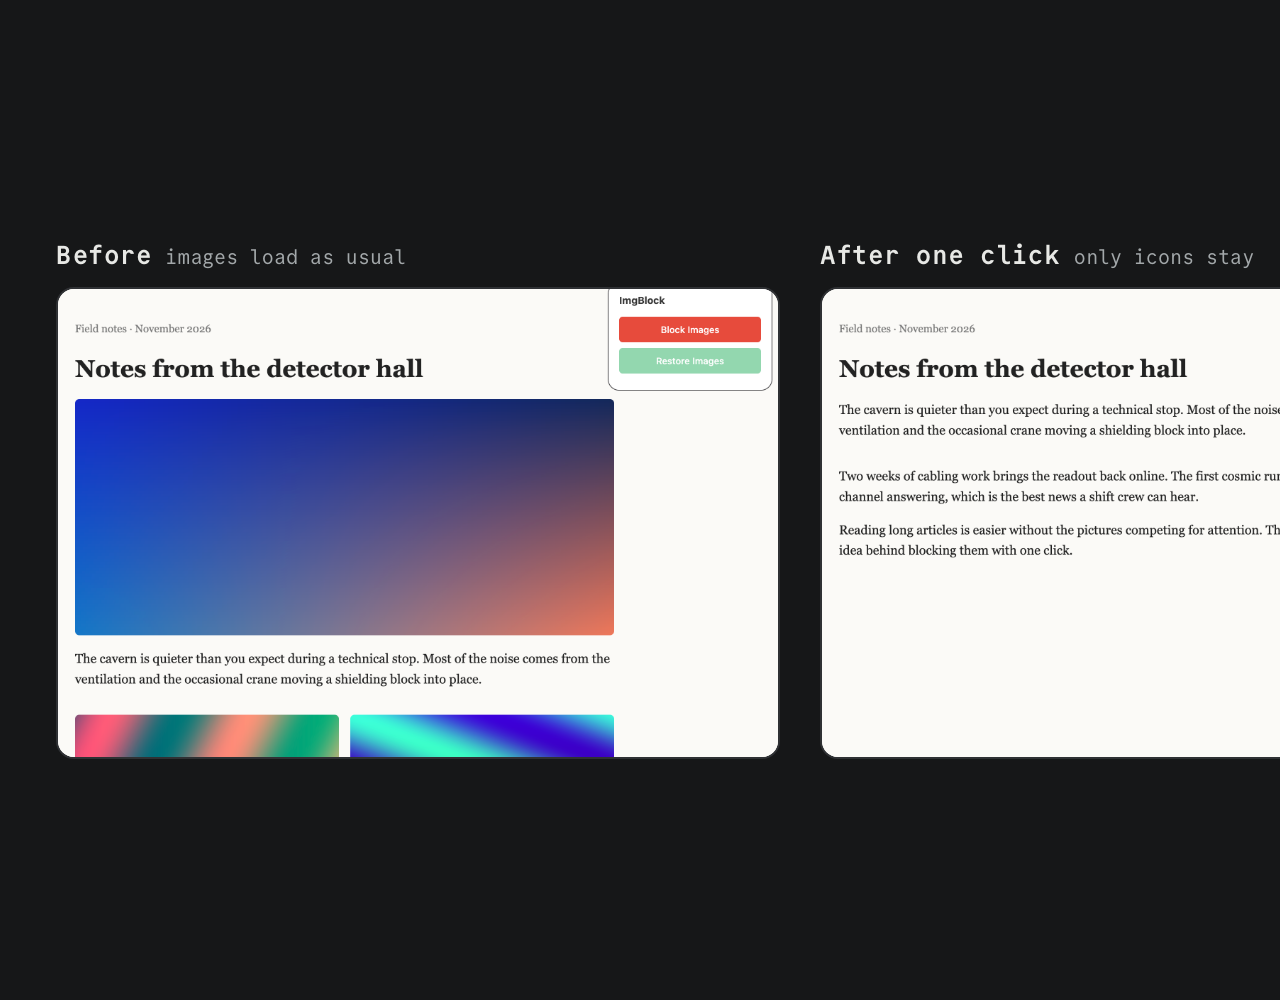
<file: assets/compose/imgblock-dark.html>
<!doctype html><html><head><meta charset="utf-8"><style>
@font-face{font-family:CM;font-weight:400;src:url(../../static/fonts/commit-mono-400-regular.woff2)}
@font-face{font-family:CM;font-weight:700;src:url(../../static/fonts/commit-mono-700-regular.woff2)}
html,body{margin:0;background:#161718;color:#e7e8e5;font-family:CM,monospace}
.wrap{width:1600px;height:1000px;box-sizing:border-box;padding:64px 56px;display:grid;grid-template-columns:1fr 1fr;gap:40px;align-content:center;align-items:start}
figure{margin:0}
figcaption{font-size:26px;margin-bottom:18px;display:flex;gap:14px;align-items:baseline}
figcaption b{font-weight:700}
figcaption span{color:#a3a8aa;font-size:20px}
.frame{aspect-ratio:2030/1318;border:2px solid #2f3134;border-radius:18px;overflow:hidden;background:#fbfaf7}
.frame img{width:100%;height:100%;object-fit:cover;object-position:center top;display:block}
</style></head><body><div class="wrap">
<figure><figcaption><b>Before</b><span>images load as usual</span></figcaption><div class="frame"><img src="imgblock-before.png"></div></figure>
<figure><figcaption><b>After one click</b><span>only icons stay</span></figcaption><div class="frame"><img src="imgblock-after.png"></div></figure>
</div></body></html>
</file>
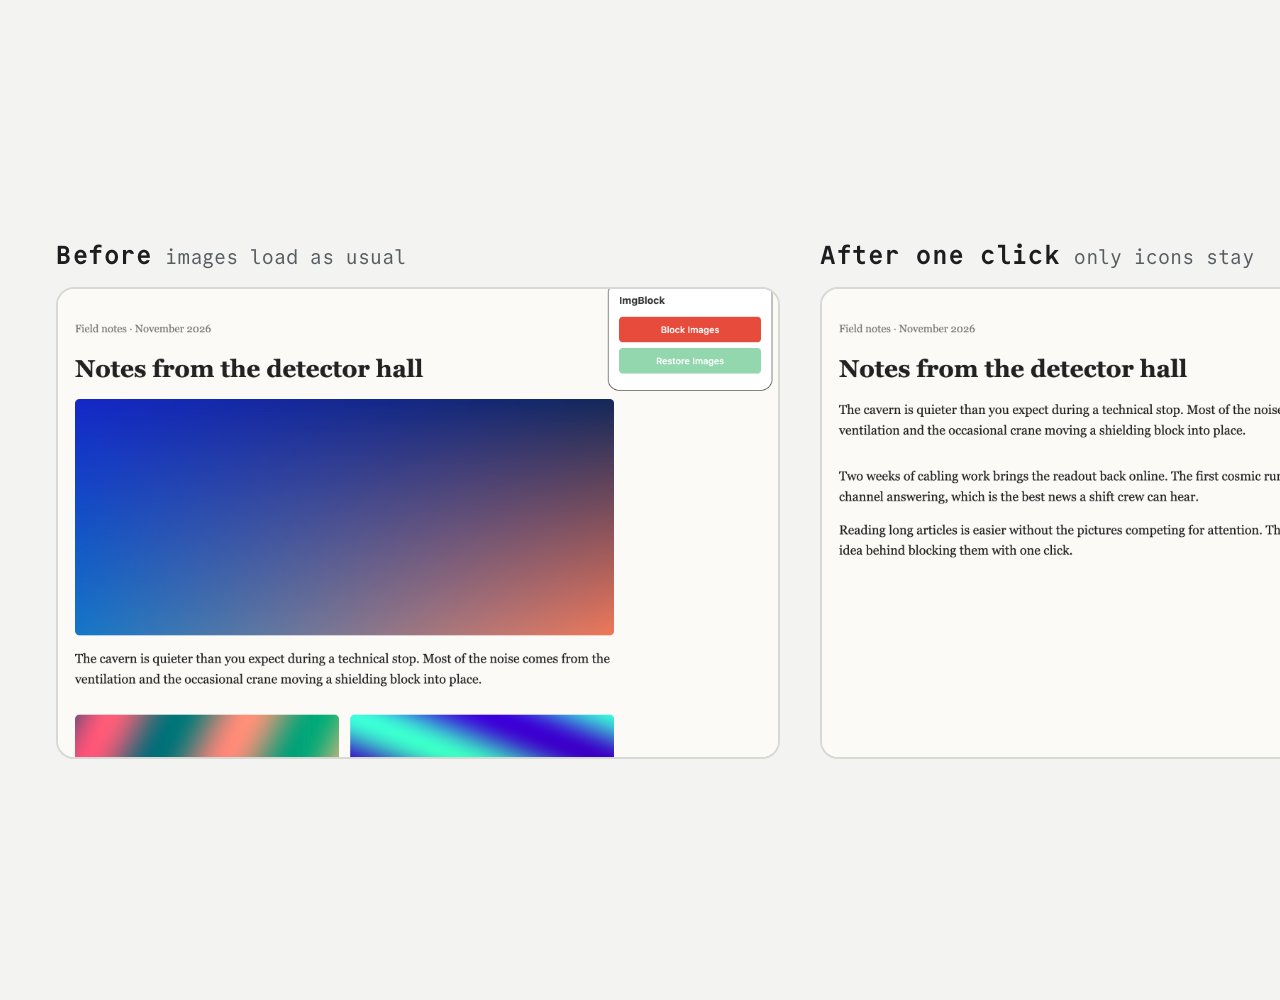
<file: assets/compose/imgblock-light.html>
<!doctype html><html><head><meta charset="utf-8"><style>
@font-face{font-family:CM;font-weight:400;src:url(../../static/fonts/commit-mono-400-regular.woff2)}
@font-face{font-family:CM;font-weight:700;src:url(../../static/fonts/commit-mono-700-regular.woff2)}
html,body{margin:0;background:#f3f4f1;color:#1b1d1f;font-family:CM,monospace}
.wrap{width:1600px;height:1000px;box-sizing:border-box;padding:64px 56px;display:grid;grid-template-columns:1fr 1fr;gap:40px;align-content:center;align-items:start}
figure{margin:0}
figcaption{font-size:26px;margin-bottom:18px;display:flex;gap:14px;align-items:baseline}
figcaption b{font-weight:700}
figcaption span{color:#575c60;font-size:20px}
.frame{aspect-ratio:2030/1318;border:2px solid #d6d9d4;border-radius:18px;overflow:hidden;background:#fbfaf7}
.frame img{width:100%;height:100%;object-fit:cover;object-position:center top;display:block}
</style></head><body><div class="wrap">
<figure><figcaption><b>Before</b><span>images load as usual</span></figcaption><div class="frame"><img src="imgblock-before.png"></div></figure>
<figure><figcaption><b>After one click</b><span>only icons stay</span></figcaption><div class="frame"><img src="imgblock-after.png"></div></figure>
</div></body></html>
</file>
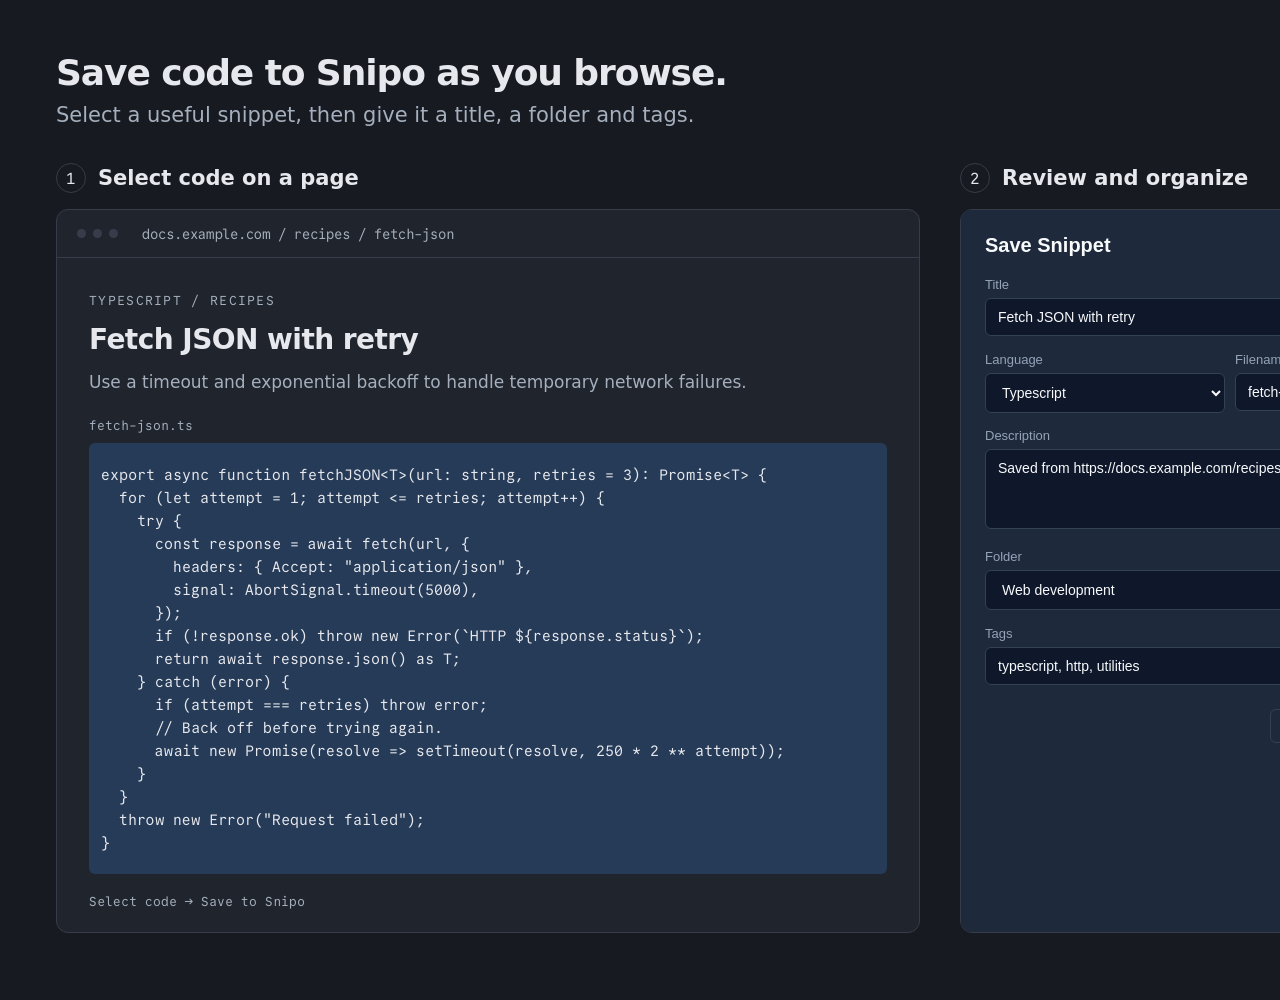
<file: assets/compose/snipo-extension-dark.html>
<!doctype html><html><head><meta charset="utf-8"><style>
@font-face{font-family:CM;src:url(../../static/fonts/commit-mono-400-regular.woff2)}
*{box-sizing:border-box}html,body{margin:0;width:1600px;height:1000px;overflow:hidden;background:#171a20;color:#e6e8ed;font-family:system-ui,sans-serif}
main{padding:52px 56px}h1{margin:0 0 10px;font-size:36px;font-weight:650;letter-spacing:-.03em}.subtitle{font-size:21px;color:#a5afbd;margin:0 0 36px}
.flow{display:grid;grid-template-columns:864px 540px;gap:40px}figure{margin:0}figcaption{display:flex;gap:12px;align-items:center;font-size:21px;font-weight:600;margin-bottom:16px}.step{display:inline-grid;place-items:center;width:30px;height:30px;border:1px solid #363c49;border-radius:50%;font:16px CM}
.frame{height:724px;overflow:hidden;border:1px solid #363c49;border-radius:12px;background:#20252d}.bar{height:48px;border-bottom:1px solid #363c49;display:flex;align-items:center;padding:0 20px;color:#a5afbd;font:14px CM}.dots{display:flex;gap:7px;margin-right:24px}.dots i{width:9px;height:9px;border-radius:50%;background:#363c49}.article{padding:32px}.label{font:13px CM;letter-spacing:.1em;color:#a5afbd}.article h2{font-size:28px;margin:14px 0 12px;letter-spacing:-.02em}.article p{font-size:17px;line-height:1.65;color:#a5afbd;margin:0 0 22px}
pre{margin:0;white-space:pre;font:15px/23px CM,monospace;padding:20px 12px;background:#263b57;border-radius:6px;overflow:hidden;color:#e6e8ed}.file{font:13px CM;color:#a5afbd;margin:0 0 10px}iframe{border:0;width:100%;height:100%;display:block;background:#1e293b}.foot{font:13px CM;color:#a5afbd;margin-top:20px}
</style></head><body><main><h1>Save code to Snipo as you browse.</h1><p class="subtitle">Select a useful snippet, then give it a title, a folder and tags.</p><div class="flow"><figure><figcaption><span class="step">1</span>Select code on a page</figcaption><div class="frame"><div class="bar"><span class="dots"><i></i><i></i><i></i></span>docs.example.com / recipes / fetch-json</div><div class="article"><span class="label">TYPESCRIPT / RECIPES</span><h2>Fetch JSON with retry</h2><p>Use a timeout and exponential backoff to handle temporary network failures.</p><div class="file">fetch-json.ts</div><pre>export async function fetchJSON&lt;T&gt;(url: string, retries = 3): Promise&lt;T&gt; {
  for (let attempt = 1; attempt &lt;= retries; attempt++) {
    try {
      const response = await fetch(url, {
        headers: { Accept: &quot;application/json&quot; },
        signal: AbortSignal.timeout(5000),
      });
      if (!response.ok) throw new Error(`HTTP ${response.status}`);
      return await response.json() as T;
    } catch (error) {
      if (attempt === retries) throw error;
      // Back off before trying again.
      await new Promise(resolve =&gt; setTimeout(resolve, 250 * 2 ** attempt));
    }
  }
  throw new Error(&quot;Request failed&quot;);
}</pre><div class="foot">Select code → Save to Snipo</div></div></div></figure><figure><figcaption><span class="step">2</span>Review and organize</figcaption><div class="frame"><iframe title="Snipo save dialog" srcdoc="&lt;meta charset=&quot;utf-8&quot;&gt;&lt;style&gt;/* Snipo Injected Styles */

.snipo-btn {
    position: absolute;
    /* Sticky allows it to stay visible while scrolling */
    top: 5px;
    right: 5px;
    z-index: 10000;
    width: 32px;
    height: 32px;
    border-radius: 6px;
    border: 1px solid rgba(255, 255, 255, 0.1);
    background-color: #1e293b;
    cursor: pointer;
    display: flex;
    align-items: center;
    justify-content: center;
    opacity: 0;
    transition: opacity 0.2s, background-color 0.2s, transform 0.1s;
    box-shadow: 0 2px 5px rgba(0, 0, 0, 0.2);
}

/* Enclosing Wrapper */
/* Ensure container has relative positioning so absolute button works */
/* .snipo-wrapper is ONLY added when we need to force relative */
.snipo-wrapper {
    position: relative !important;
}

/* Visibility trigger - relies on .snipo-container being always added */
.snipo-container:hover .snipo-btn {
    opacity: 1;
}

.snipo-btn:hover {
    background-color: #2563eb;
    transform: translateY(-1px);
}

.snipo-btn:active {
    transform: translateY(0);
}

.snipo-btn svg {
    width: 18px;
    height: 18px;
    fill: #f8fafc;
}

/* Toast Notification */
.snipo-toast {
    position: fixed;
    bottom: 24px;
    right: 24px;
    z-index: 2147483647;
    /* Max z-index */
    padding: 12px 20px;
    background-color: #1e293b;
    color: #f8fafc;
    border-radius: 8px;
    box-shadow: 0 10px 15px -3px rgba(0, 0, 0, 0.3);
    font-family: -apple-system, BlinkMacSystemFont, &quot;Segoe UI&quot;, Roboto, Helvetica, Arial, sans-serif;
    font-size: 14px;
    font-weight: 500;
    display: flex;
    align-items: center;
    gap: 10px;
    transform: translateY(100px);
    opacity: 0;
    transition: transform 0.3s cubic-bezier(0.16, 1, 0.3, 1), opacity 0.3s;
    border: 1px solid #334155;
}

.snipo-toast.visible {
    transform: translateY(0);
    opacity: 1;
}

.snipo-toast.success {
    border-left: 4px solid #10b981;
}

.snipo-toast.error {
    border-left: 4px solid #ef4444;
}

.snipo-toast-icon {
    display: flex;
    align-items: center;
    justify-content: center;
}
/* MODAL STYLES */

.snipo-modal-overlay {
    position: fixed;
    top: 0;
    left: 0;
    width: 100%;
    height: 100%;
    background-color: rgba(0, 0, 0, 0.6);
    z-index: 2147483646;
    /* Just below max */
    display: flex;
    justify-content: center;
    align-items: center;
    opacity: 0;
    transition: opacity 0.2s;
    font-family: -apple-system, BlinkMacSystemFont, &quot;Segoe UI&quot;, Roboto, Helvetica, Arial, sans-serif;
}

.snipo-modal-overlay.visible {
    opacity: 1;
}

.snipo-modal {
    background-color: #1e293b;
    width: 500px;
    max-width: 90vw;
    border-radius: 12px;
    box-shadow: 0 20px 25px -5px rgba(0, 0, 0, 0.3), 0 10px 10px -5px rgba(0, 0, 0, 0.1);
    padding: 24px;
    color: #f8fafc;
    border: 1px solid #334155;
    transform: scale(0.95);
    transition: transform 0.2s;
}

.snipo-modal-overlay.visible .snipo-modal {
    transform: scale(1);
}

.snipo-modal h2 {
    margin: 0 0 20px 0;
    font-size: 20px;
    font-weight: 600;
}

.snipo-form-group {
    margin-bottom: 16px;
}

.snipo-form-group label {
    display: block;
    margin-bottom: 6px;
    font-size: 13px;
    color: #94a3b8;
    font-weight: 500;
}

.snipo-input,
.snipo-textarea,
.snipo-select {
    width: 100%;
    padding: 10px 12px;
    background-color: #0f172a;
    border: 1px solid #334155;
    border-radius: 6px;
    color: #f8fafc;
    font-size: 14px;
    box-sizing: border-box;
    /* Critical for extending existing CSS */
    transition: border-color 0.2s;
    font-family: inherit;
}

.snipo-input:focus,
.snipo-textarea:focus,
.snipo-select:focus {
    outline: none;
    border-color: #3b82f6;
    box-shadow: 0 0 0 2px rgba(59, 130, 246, 0.2);
}

.snipo-textarea {
    resize: vertical;
    min-height: 80px;
}

.snipo-modal-actions {
    display: flex;
    justify-content: flex-end;
    gap: 12px;
    margin-top: 24px;
}

.snipo-btn-primary,
.snipo-btn-secondary {
    padding: 8px 16px;
    border-radius: 6px;
    font-size: 14px;
    font-weight: 500;
    cursor: pointer;
    border: none;
    transition: background-color 0.2s;
}

.snipo-btn-primary {
    background-color: #3b82f6;
    color: white;
}

.snipo-btn-primary:hover {
    background-color: #2563eb;
}

.snipo-btn-secondary {
    background-color: transparent;
    color: #94a3b8;
    border: 1px solid #334155;
}

.snipo-btn-secondary:hover {
    background-color: #334155;
    color: #f8fafc;
}

/* Autocomplete Suggestions */
.snipo-suggestions-dropdown {
    position: absolute;
    top: 100%;
    left: 0;
    width: 100%;
    max-height: 150px;
    overflow-y: auto;
    background: #1e293b;
    border: 1px solid #334155;
    border-radius: 4px;
    z-index: 1000;
    display: none;
}

/* Form Row Layout */
.snipo-form-group-row {
    display: flex;
    gap: 10px;
    margin-bottom: 15px;
}

.snipo-form-group-row .snipo-form-group {
    flex: 1;
    margin-bottom: 0;
    min-width: 0;
}

.snipo-suggestions {
    position: absolute;
    background-color: #1e293b;
    border: 1px solid #334155;
    border-radius: 6px;
    box-shadow: 0 10px 15px -3px rgba(0, 0, 0, 0.3);
    max-height: 150px;
    overflow-y: auto;
    z-index: 2147483647;
    width: 100%;
    margin-top: 4px;
    display: none;
}

.snipo-suggestions.visible {
    display: block;
}

.snipo-suggestion-item {
    padding: 8px 12px;
    font-size: 13px;
    color: #cbd5e1;
    cursor: pointer;
    border-bottom: 1px solid #334155;
}

.snipo-suggestion-item:last-child {
    border-bottom: none;
}

.snipo-suggestion-item:hover {
    background-color: #334155;
    color: #f8fafc;
}

.snipo-suggestion-item .match {
    color: #60a5fa;
    font-weight: 600;
}
html, body { margin: 0; min-width: 280px; background: #1e293b; color: #f8fafc; }
*, *::before, *::after { box-sizing: border-box; }
.snipo-modal-overlay { position: static; background: transparent; min-height: 100vh; align-items: flex-start; }
.snipo-modal { width: 100%; max-width: 100%; border: 0; border-radius: 0; box-shadow: none; transform: none; }
#save-status { margin: 0; padding: 0 24px; font: 14px system-ui, sans-serif; color: #fca5a5; }
#save-status:not(:empty) { padding-top: 16px; }
.snipo-input, .snipo-select, .snipo-textarea { width: 100%; }
*{transition:none!important}&lt;/style&gt;&lt;p id=&quot;save-status&quot; role=&quot;alert&quot;&gt;&lt;/p&gt;&lt;script&gt;window.chrome={runtime:{lastError:null,sendMessage(message,callback){queueMicrotask(()=&gt;callback({success:true,data:message.action===&#x27;getSaveDraft&#x27;?{&quot;title&quot;: &quot;Fetch JSON with retry&quot;, &quot;code&quot;: &quot;export async function fetchJSON&lt;T&gt;(url: string, retries = 3): Promise&lt;T&gt; {\n  for (let attempt = 1; attempt &lt;= retries; attempt++) {\n    try {\n      const response = await fetch(url, {\n        headers: { Accept: \&quot;application/json\&quot; },\n        signal: AbortSignal.timeout(5000),\n      });\n      if (!response.ok) throw new Error(`HTTP ${response.status}`);\n      return await response.json() as T;\n    } catch (error) {\n      if (attempt === retries) throw error;\n      // Back off before trying again.\n      await new Promise(resolve =&gt; setTimeout(resolve, 250 * 2 ** attempt));\n    }\n  }\n  throw new Error(\&quot;Request failed\&quot;);\n}&quot;, &quot;language&quot;: &quot;typescript&quot;, &quot;sourceURL&quot;: &quot;https://docs.example.com/recipes/fetch-json&quot;}:message.action===&#x27;fetchFolders&#x27;?[{id:1,name:&#x27;Web development&#x27;}]:[{name:&#x27;typescript&#x27;},{name:&#x27;http&#x27;},{name:&#x27;utilities&#x27;}]}));}}};&lt;/script&gt;&lt;script&gt;// This page belongs to the extension and is never exposed to visited websites.
const draftId = new URLSearchParams(window.location.search).get(&#x27;draft&#x27;);
function showToast(_success, message) {
    document.querySelector(&#x27;#save-status&#x27;).textContent = message || &#x27;Unable to save snippet.&#x27;;
}
chrome.runtime.sendMessage({ action: &#x27;getSaveDraft&#x27;, draftId }, response =&gt; {
    if (chrome.runtime.lastError || !response?.success) {
        showToast(false, &#x27;This save window has expired. Close it and try saving again.&#x27;);
        return;
    }
    showModal(response.data).catch(() =&gt; showToast(false, &#x27;Unable to load the save dialog.&#x27;));
});

// --- MODAL LOGIC ---

let modalOpen = false;
async function showModal(snippetData) {
    if (modalOpen) return;
    modalOpen = true;
    // 1. Fetch Tags and Folders in parallel
    const [tagsRes, foldersRes] = await Promise.all([
        new Promise(resolve =&gt; chrome.runtime.sendMessage({ action: &quot;fetchTags&quot; }, res =&gt; resolve(res || {}))),
        new Promise(resolve =&gt; chrome.runtime.sendMessage({ action: &quot;fetchFolders&quot; }, res =&gt; resolve(res || {})))
    ]);

    const tags = tagsRes &amp;&amp; tagsRes.success ? tagsRes.data : [];
    const folders = foldersRes &amp;&amp; foldersRes.success ? foldersRes.data : [];

    // List of common supported languages
    const supportedLanguages = [
        &#x27;plaintext&#x27;, &#x27;javascript&#x27;, &#x27;typescript&#x27;, &#x27;python&#x27;, &#x27;go&#x27;, &#x27;rust&#x27;, &#x27;java&#x27;,
        &#x27;c&#x27;, &#x27;cpp&#x27;, &#x27;csharp&#x27;, &#x27;php&#x27;, &#x27;ruby&#x27;, &#x27;swift&#x27;, &#x27;kotlin&#x27;, &#x27;scala&#x27;,
        &#x27;html&#x27;, &#x27;css&#x27;, &#x27;scss&#x27;, &#x27;json&#x27;, &#x27;yaml&#x27;, &#x27;xml&#x27;, &#x27;markdown&#x27;,
        &#x27;sql&#x27;, &#x27;bash&#x27;, &#x27;shell&#x27;, &#x27;powershell&#x27;, &#x27;dockerfile&#x27;, &#x27;cuda&#x27;, &#x27;tex&#x27;, &#x27;bibtex&#x27;
    ];

    // Ensure detected language is in list or add it if valid, otherwise fallback
    let safeLanguage = snippetData.language || &#x27;plaintext&#x27;;

    // Helper to get extension
    const getExt = (lang) =&gt; {
        const extMap = {
            &#x27;cuda&#x27;: &#x27;cu&#x27;, &#x27;tex&#x27;: &#x27;tex&#x27;, &#x27;bibtex&#x27;: &#x27;bib&#x27;,
            &#x27;plaintext&#x27;: &#x27;txt&#x27;, &#x27;javascript&#x27;: &#x27;js&#x27;, &#x27;typescript&#x27;: &#x27;ts&#x27;, &#x27;python&#x27;: &#x27;py&#x27;,
            &#x27;go&#x27;: &#x27;go&#x27;, &#x27;rust&#x27;: &#x27;rs&#x27;, &#x27;java&#x27;: &#x27;java&#x27;, &#x27;c&#x27;: &#x27;c&#x27;, &#x27;cpp&#x27;: &#x27;cpp&#x27;,
            &#x27;csharp&#x27;: &#x27;cs&#x27;, &#x27;php&#x27;: &#x27;php&#x27;, &#x27;ruby&#x27;: &#x27;rb&#x27;, &#x27;swift&#x27;: &#x27;swift&#x27;,
            &#x27;kotlin&#x27;: &#x27;kt&#x27;, &#x27;scala&#x27;: &#x27;scala&#x27;, &#x27;html&#x27;: &#x27;html&#x27;, &#x27;css&#x27;: &#x27;css&#x27;,
            &#x27;scss&#x27;: &#x27;scss&#x27;, &#x27;json&#x27;: &#x27;json&#x27;, &#x27;yaml&#x27;: &#x27;yaml&#x27;, &#x27;xml&#x27;: &#x27;xml&#x27;,
            &#x27;markdown&#x27;: &#x27;md&#x27;, &#x27;sql&#x27;: &#x27;sql&#x27;, &#x27;bash&#x27;: &#x27;sh&#x27;, &#x27;shell&#x27;: &#x27;sh&#x27;,
            &#x27;powershell&#x27;: &#x27;ps1&#x27;, &#x27;dockerfile&#x27;: &#x27;dockerfile&#x27;
        };
        return extMap[lang] || &#x27;txt&#x27;;
    };

    // Default Filename Logic
    const generateDefaultFilename = (lang) =&gt; `snippet.${getExt(lang)}`;
    let currentFilename = generateDefaultFilename(safeLanguage);

    // 2. Create Modal HTML using safe DOM methods
    const overlay = document.createElement(&#x27;div&#x27;);
    overlay.className = &#x27;snipo-modal-overlay&#x27;;

    const modal = document.createElement(&#x27;div&#x27;);
    modal.className = &#x27;snipo-modal&#x27;;

    const h2 = document.createElement(&#x27;h2&#x27;);
    h2.textContent = &#x27;Save Snippet&#x27;;
    modal.appendChild(h2);

    // Title field
    const titleGroup = document.createElement(&#x27;div&#x27;);
    titleGroup.className = &#x27;snipo-form-group&#x27;;
    const titleLabel = document.createElement(&#x27;label&#x27;);
    titleLabel.textContent = &#x27;Title&#x27;;
    const titleInput = document.createElement(&#x27;input&#x27;);
    titleInput.type = &#x27;text&#x27;;
    titleInput.id = &#x27;snipo-title&#x27;;
    titleInput.className = &#x27;snipo-input&#x27;;
    titleInput.value = snippetData.title;
    titleGroup.appendChild(titleLabel);
    titleGroup.appendChild(titleInput);
    modal.appendChild(titleGroup);

    // Language and Filename row
    const rowGroup = document.createElement(&#x27;div&#x27;);
    rowGroup.className = &#x27;snipo-form-group-row&#x27;;

    const langGroup = document.createElement(&#x27;div&#x27;);
    langGroup.className = &#x27;snipo-form-group half-width&#x27;;
    const langLabel = document.createElement(&#x27;label&#x27;);
    langLabel.textContent = &#x27;Language&#x27;;
    const langSelect = document.createElement(&#x27;select&#x27;);
    langSelect.id = &#x27;snipo-language&#x27;;
    langSelect.className = &#x27;snipo-select&#x27;;
    supportedLanguages.forEach(lang =&gt; {
        const option = document.createElement(&#x27;option&#x27;);
        option.value = lang;
        option.textContent = lang.charAt(0).toUpperCase() + lang.slice(1);
        if (lang === safeLanguage) option.selected = true;
        langSelect.appendChild(option);
    });
    if (!supportedLanguages.includes(safeLanguage)) {
        const option = document.createElement(&#x27;option&#x27;);
        option.value = safeLanguage;
        option.textContent = safeLanguage + &#x27; (Detected)&#x27;;
        option.selected = true;
        langSelect.appendChild(option);
    }
    langGroup.appendChild(langLabel);
    langGroup.appendChild(langSelect);

    const filenameGroup = document.createElement(&#x27;div&#x27;);
    filenameGroup.className = &#x27;snipo-form-group half-width&#x27;;
    const filenameLabel = document.createElement(&#x27;label&#x27;);
    filenameLabel.textContent = &#x27;Filename&#x27;;
    const filenameInput = document.createElement(&#x27;input&#x27;);
    filenameInput.type = &#x27;text&#x27;;
    filenameInput.id = &#x27;snipo-filename&#x27;;
    filenameInput.className = &#x27;snipo-input&#x27;;
    filenameInput.value = currentFilename;
    filenameGroup.appendChild(filenameLabel);
    filenameGroup.appendChild(filenameInput);

    rowGroup.appendChild(langGroup);
    rowGroup.appendChild(filenameGroup);
    modal.appendChild(rowGroup);

    // Description field
    const descGroup = document.createElement(&#x27;div&#x27;);
    descGroup.className = &#x27;snipo-form-group&#x27;;
    const descLabel = document.createElement(&#x27;label&#x27;);
    descLabel.textContent = &#x27;Description&#x27;;
    const descTextarea = document.createElement(&#x27;textarea&#x27;);
    descTextarea.id = &#x27;snipo-desc&#x27;;
    descTextarea.className = &#x27;snipo-textarea&#x27;;
    descTextarea.textContent = &#x27;Saved from &#x27; + snippetData.sourceURL;
    descGroup.appendChild(descLabel);
    descGroup.appendChild(descTextarea);
    modal.appendChild(descGroup);

    // Folder field
    const folderGroup = document.createElement(&#x27;div&#x27;);
    folderGroup.className = &#x27;snipo-form-group&#x27;;
    const folderLabel = document.createElement(&#x27;label&#x27;);
    folderLabel.textContent = &#x27;Folder&#x27;;
    const folderSelect = document.createElement(&#x27;select&#x27;);
    folderSelect.id = &#x27;snipo-folder&#x27;;
    folderSelect.className = &#x27;snipo-select&#x27;;
    const noFolderOption = document.createElement(&#x27;option&#x27;);
    noFolderOption.value = &#x27;&#x27;;
    noFolderOption.textContent = &#x27;No Folder&#x27;;
    folderSelect.appendChild(noFolderOption);
    function appendFolders(items, parentPath = &#x27;&#x27;) {
        items.forEach(folder =&gt; {
            const path = parentPath ? `${parentPath} / ${folder.name}` : folder.name;
            const option = document.createElement(&#x27;option&#x27;);
            option.value = folder.id;
            option.textContent = path;
            folderSelect.appendChild(option);
            if (folder.children?.length) appendFolders(folder.children, path);
        });
    }
    appendFolders(folders);
    folderGroup.appendChild(folderLabel);
    folderGroup.appendChild(folderSelect);
    modal.appendChild(folderGroup);

    // Tags field
    const tagsGroup = document.createElement(&#x27;div&#x27;);
    tagsGroup.className = &#x27;snipo-form-group&#x27;;
    tagsGroup.style.position = &#x27;relative&#x27;;
    const tagsLabel = document.createElement(&#x27;label&#x27;);
    tagsLabel.textContent = &#x27;Tags&#x27;;
    const tagInputContainer = document.createElement(&#x27;div&#x27;);
    tagInputContainer.className = &#x27;snipo-tag-input-container&#x27;;
    const tagsInput = document.createElement(&#x27;input&#x27;);
    tagsInput.type = &#x27;text&#x27;;
    tagsInput.id = &#x27;snipo-tags&#x27;;
    tagsInput.className = &#x27;snipo-input&#x27;;
    tagsInput.placeholder = &#x27;Type to add tags...&#x27;;
    tagsInput.autocomplete = &#x27;off&#x27;;
    const tagsList = document.createElement(&#x27;div&#x27;);
    tagsList.id = &#x27;snipo-tags-list&#x27;;
    tagsList.className = &#x27;snipo-tags-list&#x27;;
    tagInputContainer.appendChild(tagsInput);
    tagInputContainer.appendChild(tagsList);
    const tagSuggestions = document.createElement(&#x27;div&#x27;);
    tagSuggestions.id = &#x27;snipo-tag-suggestions&#x27;;
    tagSuggestions.className = &#x27;snipo-suggestions-dropdown&#x27;;
    tagsGroup.appendChild(tagsLabel);
    tagsGroup.appendChild(tagInputContainer);
    tagsGroup.appendChild(tagSuggestions);
    modal.appendChild(tagsGroup);

    // Action buttons
    const actionsDiv = document.createElement(&#x27;div&#x27;);
    actionsDiv.className = &#x27;snipo-modal-actions&#x27;;
    const cancelBtn = document.createElement(&#x27;button&#x27;);
    cancelBtn.id = &#x27;snipo-cancel&#x27;;
    cancelBtn.className = &#x27;snipo-btn-secondary&#x27;;
    cancelBtn.textContent = &#x27;Cancel&#x27;;
    const saveBtn = document.createElement(&#x27;button&#x27;);
    saveBtn.id = &#x27;snipo-save&#x27;;
    saveBtn.className = &#x27;snipo-btn-primary&#x27;;
    saveBtn.textContent = &#x27;Save Snippet&#x27;;
    actionsDiv.appendChild(cancelBtn);
    actionsDiv.appendChild(saveBtn);
    modal.appendChild(actionsDiv);

    overlay.appendChild(modal);

    document.body.appendChild(overlay);

    langSelect.addEventListener(&#x27;change&#x27;, (e) =&gt; {
        const newLang = e.target.value;
        const currentVal = filenameInput.value;
        const currentExt = currentVal.split(&#x27;.&#x27;).pop();

        // Simple logic: if filename looks like default (snippet.ext), update fully.
        // If custom, try to update extension.
        if (currentVal.startsWith(&#x27;snippet.&#x27;)) {
            filenameInput.value = generateDefaultFilename(newLang);
        } else {
            // Replace extension
            const newExt = getExt(newLang);
            // If we can identify the old extension, swap it.
            // If no dot, append.
            if (currentVal.includes(&#x27;.&#x27;)) {
                const parts = currentVal.split(&#x27;.&#x27;);
                parts.pop();
                filenameInput.value = parts.join(&#x27;.&#x27;) + &#x27;.&#x27; + newExt;
            } else {
                filenameInput.value = currentVal + &#x27;.&#x27; + newExt;
            }
        }
    });

    // Animation
    requestAnimationFrame(() =&gt; overlay.classList.add(&#x27;visible&#x27;));

    // Event Listeners
    const close = () =&gt; {
        modalOpen = false;
        document.removeEventListener(&#x27;keydown&#x27;, onDialogKeyDown, true);
        overlay.classList.remove(&#x27;visible&#x27;);
        window.close();
    };

    const onDialogKeyDown = event =&gt; {
        if (event.key === &#x27;Escape&#x27;) {
            event.preventDefault();
            event.stopPropagation();
            close();
        }
    };
    document.addEventListener(&#x27;keydown&#x27;, onDialogKeyDown, true);
    titleInput.focus();

    const suggestionsBox = overlay.querySelector(&#x27;#snipo-tag-suggestions&#x27;);

    // Autocomplete Logic
    tagsInput.addEventListener(&#x27;input&#x27;, () =&gt; {
        const val = tagsInput.value;
        const tokens = val.split(&#x27;,&#x27;);
        const currentToken = tokens[tokens.length - 1].trim().toLowerCase();

        if (!currentToken) {
            suggestionsBox.classList.remove(&#x27;visible&#x27;);
            return;
        }

        // Filter tags
        const usedTags = tokens.slice(0, -1).map(t =&gt; t.trim().toLowerCase());
        const matches = tags.filter(t =&gt;
            t.name.toLowerCase().includes(currentToken) &amp;&amp;
            !usedTags.includes(t.name.toLowerCase())
        );

        if (matches.length === 0) {
            suggestionsBox.classList.remove(&#x27;visible&#x27;);
            return;
        }

        suggestionsBox.textContent = &#x27;&#x27;;
        matches.forEach(t =&gt; {
            const name = t.name;
            const idx = name.toLowerCase().indexOf(currentToken);
            const part1 = name.substring(0, idx);
            const part2 = name.substring(idx, idx + currentToken.length);
            const part3 = name.substring(idx + currentToken.length);

            const item = document.createElement(&#x27;div&#x27;);
            item.className = &#x27;snipo-suggestion-item&#x27;;
            item.dataset.val = name;

            item.appendChild(document.createTextNode(part1));
            const matchSpan = document.createElement(&#x27;span&#x27;);
            matchSpan.className = &#x27;match&#x27;;
            matchSpan.textContent = part2;
            item.appendChild(matchSpan);
            item.appendChild(document.createTextNode(part3));

            suggestionsBox.appendChild(item);
        });

        suggestionsBox.classList.add(&#x27;visible&#x27;);
    });

    suggestionsBox.addEventListener(&#x27;click&#x27;, (e) =&gt; {
        const item = e.target.closest(&#x27;.snipo-suggestion-item&#x27;);
        if (item) {
            const selectedTag = item.getAttribute(&#x27;data-val&#x27;);
            const tokens = tagsInput.value.split(&#x27;,&#x27;);
            tokens.pop();
            tokens.push(selectedTag);
            tagsInput.value = tokens.join(&#x27;, &#x27;) + &#x27;, &#x27;;
            tagsInput.focus();
            suggestionsBox.classList.remove(&#x27;visible&#x27;);
        }
    });

    overlay.querySelector(&#x27;#snipo-cancel&#x27;).addEventListener(&#x27;click&#x27;, close);
    overlay.addEventListener(&#x27;click&#x27;, (e) =&gt; {
        if (e.target === overlay) close();
        // Close suggestions if clicked outside
        if (!tagsInput.contains(e.target) &amp;&amp; !suggestionsBox.contains(e.target)) {
            suggestionsBox.classList.remove(&#x27;visible&#x27;);
        }
    });

    overlay.querySelector(&#x27;#snipo-save&#x27;).addEventListener(&#x27;click&#x27;, async () =&gt; {
        const title = overlay.querySelector(&#x27;#snipo-title&#x27;).value;
        const language = overlay.querySelector(&#x27;#snipo-language&#x27;).value;
        const filename = overlay.querySelector(&#x27;#snipo-filename&#x27;).value; // Get filename
        const description = overlay.querySelector(&#x27;#snipo-desc&#x27;).value;
        const folderId = overlay.querySelector(&#x27;#snipo-folder&#x27;).value || null;
        const tagsInputVal = overlay.querySelector(&#x27;#snipo-tags&#x27;).value;
        const tagNames = tagsInputVal.split(&#x27;,&#x27;).map(t =&gt; t.trim()).filter(t =&gt; t);

        const saveBtn = overlay.querySelector(&#x27;#snipo-save&#x27;);
        saveBtn.innerText = &#x27;Saving...&#x27;;
        saveBtn.disabled = true;

        // Backend expects array of strings for tags
        // It handles creation/lookup automatically

        // Send Save Request
        chrome.runtime.sendMessage({
            action: &quot;saveDraftSnippet&quot;,
            draftId: draftId,
            code: snippetData.code,
            language: language,
            title: title,
            description: description,
            folder_id: folderId,
            tags: tagNames, // Send Names
            filename: filename // Send filename
        }, (response) =&gt; {
            if (chrome.runtime.lastError) {
                console.error(&quot;Save failed:&quot;, chrome.runtime.lastError.message);
                saveBtn.innerText = &#x27;Save Snippet&#x27;;
                saveBtn.disabled = false;
                showToast(false, &quot;Failed to connect to background script.&quot;);
                return;
            }
            if (response &amp;&amp; response.success) {
                close();
            } else {
                saveBtn.innerText = &#x27;Save Snippet&#x27;;
                saveBtn.disabled = false;
                showToast(false, response ? response.error : &quot;Unknown error&quot;);
            }
        });
    });
}
// ----------------
&lt;/script&gt;&lt;script&gt;window.addEventListener(&quot;load&quot;,()=&gt;{document.querySelector(&quot;#snipo-filename&quot;).value=&quot;fetch-json.ts&quot;;document.querySelector(&quot;#snipo-folder&quot;).value=&quot;1&quot;;document.querySelector(&quot;#snipo-tags&quot;).value=&quot;typescript, http, utilities&quot;;document.activeElement.blur();});&lt;/script&gt;"></iframe></div></figure></div></main></body></html>
</file>
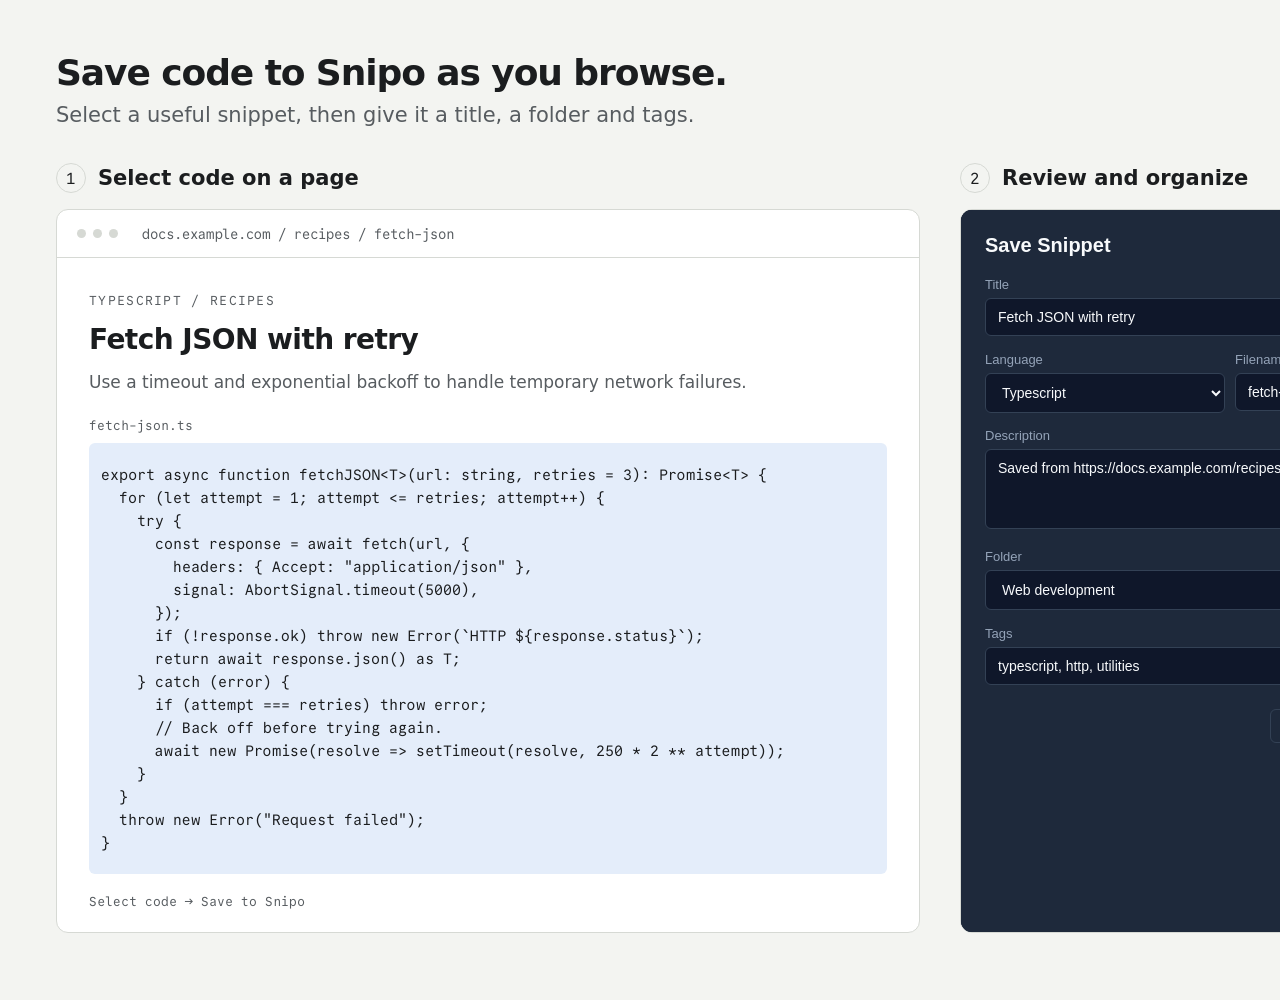
<file: assets/compose/snipo-extension-light.html>
<!doctype html><html><head><meta charset="utf-8"><style>
@font-face{font-family:CM;src:url(../../static/fonts/commit-mono-400-regular.woff2)}
*{box-sizing:border-box}html,body{margin:0;width:1600px;height:1000px;overflow:hidden;background:#f3f4f1;color:#1b1d1f;font-family:system-ui,sans-serif}
main{padding:52px 56px}h1{margin:0 0 10px;font-size:36px;font-weight:650;letter-spacing:-.03em}.subtitle{font-size:21px;color:#575c60;margin:0 0 36px}
.flow{display:grid;grid-template-columns:864px 540px;gap:40px}figure{margin:0}figcaption{display:flex;gap:12px;align-items:center;font-size:21px;font-weight:600;margin-bottom:16px}.step{display:inline-grid;place-items:center;width:30px;height:30px;border:1px solid #d6d9d4;border-radius:50%;font:16px CM}
.frame{height:724px;overflow:hidden;border:1px solid #d6d9d4;border-radius:12px;background:#ffffff}.bar{height:48px;border-bottom:1px solid #d6d9d4;display:flex;align-items:center;padding:0 20px;color:#575c60;font:14px CM}.dots{display:flex;gap:7px;margin-right:24px}.dots i{width:9px;height:9px;border-radius:50%;background:#d6d9d4}.article{padding:32px}.label{font:13px CM;letter-spacing:.1em;color:#575c60}.article h2{font-size:28px;margin:14px 0 12px;letter-spacing:-.02em}.article p{font-size:17px;line-height:1.65;color:#575c60;margin:0 0 22px}
pre{margin:0;white-space:pre;font:15px/23px CM,monospace;padding:20px 12px;background:#e4edfa;border-radius:6px;overflow:hidden;color:#1b1d1f}.file{font:13px CM;color:#575c60;margin:0 0 10px}iframe{border:0;width:100%;height:100%;display:block;background:#1e293b}.foot{font:13px CM;color:#575c60;margin-top:20px}
</style></head><body><main><h1>Save code to Snipo as you browse.</h1><p class="subtitle">Select a useful snippet, then give it a title, a folder and tags.</p><div class="flow"><figure><figcaption><span class="step">1</span>Select code on a page</figcaption><div class="frame"><div class="bar"><span class="dots"><i></i><i></i><i></i></span>docs.example.com / recipes / fetch-json</div><div class="article"><span class="label">TYPESCRIPT / RECIPES</span><h2>Fetch JSON with retry</h2><p>Use a timeout and exponential backoff to handle temporary network failures.</p><div class="file">fetch-json.ts</div><pre>export async function fetchJSON&lt;T&gt;(url: string, retries = 3): Promise&lt;T&gt; {
  for (let attempt = 1; attempt &lt;= retries; attempt++) {
    try {
      const response = await fetch(url, {
        headers: { Accept: &quot;application/json&quot; },
        signal: AbortSignal.timeout(5000),
      });
      if (!response.ok) throw new Error(`HTTP ${response.status}`);
      return await response.json() as T;
    } catch (error) {
      if (attempt === retries) throw error;
      // Back off before trying again.
      await new Promise(resolve =&gt; setTimeout(resolve, 250 * 2 ** attempt));
    }
  }
  throw new Error(&quot;Request failed&quot;);
}</pre><div class="foot">Select code → Save to Snipo</div></div></div></figure><figure><figcaption><span class="step">2</span>Review and organize</figcaption><div class="frame"><iframe title="Snipo save dialog" srcdoc="&lt;meta charset=&quot;utf-8&quot;&gt;&lt;style&gt;/* Snipo Injected Styles */

.snipo-btn {
    position: absolute;
    /* Sticky allows it to stay visible while scrolling */
    top: 5px;
    right: 5px;
    z-index: 10000;
    width: 32px;
    height: 32px;
    border-radius: 6px;
    border: 1px solid rgba(255, 255, 255, 0.1);
    background-color: #1e293b;
    cursor: pointer;
    display: flex;
    align-items: center;
    justify-content: center;
    opacity: 0;
    transition: opacity 0.2s, background-color 0.2s, transform 0.1s;
    box-shadow: 0 2px 5px rgba(0, 0, 0, 0.2);
}

/* Enclosing Wrapper */
/* Ensure container has relative positioning so absolute button works */
/* .snipo-wrapper is ONLY added when we need to force relative */
.snipo-wrapper {
    position: relative !important;
}

/* Visibility trigger - relies on .snipo-container being always added */
.snipo-container:hover .snipo-btn {
    opacity: 1;
}

.snipo-btn:hover {
    background-color: #2563eb;
    transform: translateY(-1px);
}

.snipo-btn:active {
    transform: translateY(0);
}

.snipo-btn svg {
    width: 18px;
    height: 18px;
    fill: #f8fafc;
}

/* Toast Notification */
.snipo-toast {
    position: fixed;
    bottom: 24px;
    right: 24px;
    z-index: 2147483647;
    /* Max z-index */
    padding: 12px 20px;
    background-color: #1e293b;
    color: #f8fafc;
    border-radius: 8px;
    box-shadow: 0 10px 15px -3px rgba(0, 0, 0, 0.3);
    font-family: -apple-system, BlinkMacSystemFont, &quot;Segoe UI&quot;, Roboto, Helvetica, Arial, sans-serif;
    font-size: 14px;
    font-weight: 500;
    display: flex;
    align-items: center;
    gap: 10px;
    transform: translateY(100px);
    opacity: 0;
    transition: transform 0.3s cubic-bezier(0.16, 1, 0.3, 1), opacity 0.3s;
    border: 1px solid #334155;
}

.snipo-toast.visible {
    transform: translateY(0);
    opacity: 1;
}

.snipo-toast.success {
    border-left: 4px solid #10b981;
}

.snipo-toast.error {
    border-left: 4px solid #ef4444;
}

.snipo-toast-icon {
    display: flex;
    align-items: center;
    justify-content: center;
}
/* MODAL STYLES */

.snipo-modal-overlay {
    position: fixed;
    top: 0;
    left: 0;
    width: 100%;
    height: 100%;
    background-color: rgba(0, 0, 0, 0.6);
    z-index: 2147483646;
    /* Just below max */
    display: flex;
    justify-content: center;
    align-items: center;
    opacity: 0;
    transition: opacity 0.2s;
    font-family: -apple-system, BlinkMacSystemFont, &quot;Segoe UI&quot;, Roboto, Helvetica, Arial, sans-serif;
}

.snipo-modal-overlay.visible {
    opacity: 1;
}

.snipo-modal {
    background-color: #1e293b;
    width: 500px;
    max-width: 90vw;
    border-radius: 12px;
    box-shadow: 0 20px 25px -5px rgba(0, 0, 0, 0.3), 0 10px 10px -5px rgba(0, 0, 0, 0.1);
    padding: 24px;
    color: #f8fafc;
    border: 1px solid #334155;
    transform: scale(0.95);
    transition: transform 0.2s;
}

.snipo-modal-overlay.visible .snipo-modal {
    transform: scale(1);
}

.snipo-modal h2 {
    margin: 0 0 20px 0;
    font-size: 20px;
    font-weight: 600;
}

.snipo-form-group {
    margin-bottom: 16px;
}

.snipo-form-group label {
    display: block;
    margin-bottom: 6px;
    font-size: 13px;
    color: #94a3b8;
    font-weight: 500;
}

.snipo-input,
.snipo-textarea,
.snipo-select {
    width: 100%;
    padding: 10px 12px;
    background-color: #0f172a;
    border: 1px solid #334155;
    border-radius: 6px;
    color: #f8fafc;
    font-size: 14px;
    box-sizing: border-box;
    /* Critical for extending existing CSS */
    transition: border-color 0.2s;
    font-family: inherit;
}

.snipo-input:focus,
.snipo-textarea:focus,
.snipo-select:focus {
    outline: none;
    border-color: #3b82f6;
    box-shadow: 0 0 0 2px rgba(59, 130, 246, 0.2);
}

.snipo-textarea {
    resize: vertical;
    min-height: 80px;
}

.snipo-modal-actions {
    display: flex;
    justify-content: flex-end;
    gap: 12px;
    margin-top: 24px;
}

.snipo-btn-primary,
.snipo-btn-secondary {
    padding: 8px 16px;
    border-radius: 6px;
    font-size: 14px;
    font-weight: 500;
    cursor: pointer;
    border: none;
    transition: background-color 0.2s;
}

.snipo-btn-primary {
    background-color: #3b82f6;
    color: white;
}

.snipo-btn-primary:hover {
    background-color: #2563eb;
}

.snipo-btn-secondary {
    background-color: transparent;
    color: #94a3b8;
    border: 1px solid #334155;
}

.snipo-btn-secondary:hover {
    background-color: #334155;
    color: #f8fafc;
}

/* Autocomplete Suggestions */
.snipo-suggestions-dropdown {
    position: absolute;
    top: 100%;
    left: 0;
    width: 100%;
    max-height: 150px;
    overflow-y: auto;
    background: #1e293b;
    border: 1px solid #334155;
    border-radius: 4px;
    z-index: 1000;
    display: none;
}

/* Form Row Layout */
.snipo-form-group-row {
    display: flex;
    gap: 10px;
    margin-bottom: 15px;
}

.snipo-form-group-row .snipo-form-group {
    flex: 1;
    margin-bottom: 0;
    min-width: 0;
}

.snipo-suggestions {
    position: absolute;
    background-color: #1e293b;
    border: 1px solid #334155;
    border-radius: 6px;
    box-shadow: 0 10px 15px -3px rgba(0, 0, 0, 0.3);
    max-height: 150px;
    overflow-y: auto;
    z-index: 2147483647;
    width: 100%;
    margin-top: 4px;
    display: none;
}

.snipo-suggestions.visible {
    display: block;
}

.snipo-suggestion-item {
    padding: 8px 12px;
    font-size: 13px;
    color: #cbd5e1;
    cursor: pointer;
    border-bottom: 1px solid #334155;
}

.snipo-suggestion-item:last-child {
    border-bottom: none;
}

.snipo-suggestion-item:hover {
    background-color: #334155;
    color: #f8fafc;
}

.snipo-suggestion-item .match {
    color: #60a5fa;
    font-weight: 600;
}
html, body { margin: 0; min-width: 280px; background: #1e293b; color: #f8fafc; }
*, *::before, *::after { box-sizing: border-box; }
.snipo-modal-overlay { position: static; background: transparent; min-height: 100vh; align-items: flex-start; }
.snipo-modal { width: 100%; max-width: 100%; border: 0; border-radius: 0; box-shadow: none; transform: none; }
#save-status { margin: 0; padding: 0 24px; font: 14px system-ui, sans-serif; color: #fca5a5; }
#save-status:not(:empty) { padding-top: 16px; }
.snipo-input, .snipo-select, .snipo-textarea { width: 100%; }
*{transition:none!important}&lt;/style&gt;&lt;p id=&quot;save-status&quot; role=&quot;alert&quot;&gt;&lt;/p&gt;&lt;script&gt;window.chrome={runtime:{lastError:null,sendMessage(message,callback){queueMicrotask(()=&gt;callback({success:true,data:message.action===&#x27;getSaveDraft&#x27;?{&quot;title&quot;: &quot;Fetch JSON with retry&quot;, &quot;code&quot;: &quot;export async function fetchJSON&lt;T&gt;(url: string, retries = 3): Promise&lt;T&gt; {\n  for (let attempt = 1; attempt &lt;= retries; attempt++) {\n    try {\n      const response = await fetch(url, {\n        headers: { Accept: \&quot;application/json\&quot; },\n        signal: AbortSignal.timeout(5000),\n      });\n      if (!response.ok) throw new Error(`HTTP ${response.status}`);\n      return await response.json() as T;\n    } catch (error) {\n      if (attempt === retries) throw error;\n      // Back off before trying again.\n      await new Promise(resolve =&gt; setTimeout(resolve, 250 * 2 ** attempt));\n    }\n  }\n  throw new Error(\&quot;Request failed\&quot;);\n}&quot;, &quot;language&quot;: &quot;typescript&quot;, &quot;sourceURL&quot;: &quot;https://docs.example.com/recipes/fetch-json&quot;}:message.action===&#x27;fetchFolders&#x27;?[{id:1,name:&#x27;Web development&#x27;}]:[{name:&#x27;typescript&#x27;},{name:&#x27;http&#x27;},{name:&#x27;utilities&#x27;}]}));}}};&lt;/script&gt;&lt;script&gt;// This page belongs to the extension and is never exposed to visited websites.
const draftId = new URLSearchParams(window.location.search).get(&#x27;draft&#x27;);
function showToast(_success, message) {
    document.querySelector(&#x27;#save-status&#x27;).textContent = message || &#x27;Unable to save snippet.&#x27;;
}
chrome.runtime.sendMessage({ action: &#x27;getSaveDraft&#x27;, draftId }, response =&gt; {
    if (chrome.runtime.lastError || !response?.success) {
        showToast(false, &#x27;This save window has expired. Close it and try saving again.&#x27;);
        return;
    }
    showModal(response.data).catch(() =&gt; showToast(false, &#x27;Unable to load the save dialog.&#x27;));
});

// --- MODAL LOGIC ---

let modalOpen = false;
async function showModal(snippetData) {
    if (modalOpen) return;
    modalOpen = true;
    // 1. Fetch Tags and Folders in parallel
    const [tagsRes, foldersRes] = await Promise.all([
        new Promise(resolve =&gt; chrome.runtime.sendMessage({ action: &quot;fetchTags&quot; }, res =&gt; resolve(res || {}))),
        new Promise(resolve =&gt; chrome.runtime.sendMessage({ action: &quot;fetchFolders&quot; }, res =&gt; resolve(res || {})))
    ]);

    const tags = tagsRes &amp;&amp; tagsRes.success ? tagsRes.data : [];
    const folders = foldersRes &amp;&amp; foldersRes.success ? foldersRes.data : [];

    // List of common supported languages
    const supportedLanguages = [
        &#x27;plaintext&#x27;, &#x27;javascript&#x27;, &#x27;typescript&#x27;, &#x27;python&#x27;, &#x27;go&#x27;, &#x27;rust&#x27;, &#x27;java&#x27;,
        &#x27;c&#x27;, &#x27;cpp&#x27;, &#x27;csharp&#x27;, &#x27;php&#x27;, &#x27;ruby&#x27;, &#x27;swift&#x27;, &#x27;kotlin&#x27;, &#x27;scala&#x27;,
        &#x27;html&#x27;, &#x27;css&#x27;, &#x27;scss&#x27;, &#x27;json&#x27;, &#x27;yaml&#x27;, &#x27;xml&#x27;, &#x27;markdown&#x27;,
        &#x27;sql&#x27;, &#x27;bash&#x27;, &#x27;shell&#x27;, &#x27;powershell&#x27;, &#x27;dockerfile&#x27;, &#x27;cuda&#x27;, &#x27;tex&#x27;, &#x27;bibtex&#x27;
    ];

    // Ensure detected language is in list or add it if valid, otherwise fallback
    let safeLanguage = snippetData.language || &#x27;plaintext&#x27;;

    // Helper to get extension
    const getExt = (lang) =&gt; {
        const extMap = {
            &#x27;cuda&#x27;: &#x27;cu&#x27;, &#x27;tex&#x27;: &#x27;tex&#x27;, &#x27;bibtex&#x27;: &#x27;bib&#x27;,
            &#x27;plaintext&#x27;: &#x27;txt&#x27;, &#x27;javascript&#x27;: &#x27;js&#x27;, &#x27;typescript&#x27;: &#x27;ts&#x27;, &#x27;python&#x27;: &#x27;py&#x27;,
            &#x27;go&#x27;: &#x27;go&#x27;, &#x27;rust&#x27;: &#x27;rs&#x27;, &#x27;java&#x27;: &#x27;java&#x27;, &#x27;c&#x27;: &#x27;c&#x27;, &#x27;cpp&#x27;: &#x27;cpp&#x27;,
            &#x27;csharp&#x27;: &#x27;cs&#x27;, &#x27;php&#x27;: &#x27;php&#x27;, &#x27;ruby&#x27;: &#x27;rb&#x27;, &#x27;swift&#x27;: &#x27;swift&#x27;,
            &#x27;kotlin&#x27;: &#x27;kt&#x27;, &#x27;scala&#x27;: &#x27;scala&#x27;, &#x27;html&#x27;: &#x27;html&#x27;, &#x27;css&#x27;: &#x27;css&#x27;,
            &#x27;scss&#x27;: &#x27;scss&#x27;, &#x27;json&#x27;: &#x27;json&#x27;, &#x27;yaml&#x27;: &#x27;yaml&#x27;, &#x27;xml&#x27;: &#x27;xml&#x27;,
            &#x27;markdown&#x27;: &#x27;md&#x27;, &#x27;sql&#x27;: &#x27;sql&#x27;, &#x27;bash&#x27;: &#x27;sh&#x27;, &#x27;shell&#x27;: &#x27;sh&#x27;,
            &#x27;powershell&#x27;: &#x27;ps1&#x27;, &#x27;dockerfile&#x27;: &#x27;dockerfile&#x27;
        };
        return extMap[lang] || &#x27;txt&#x27;;
    };

    // Default Filename Logic
    const generateDefaultFilename = (lang) =&gt; `snippet.${getExt(lang)}`;
    let currentFilename = generateDefaultFilename(safeLanguage);

    // 2. Create Modal HTML using safe DOM methods
    const overlay = document.createElement(&#x27;div&#x27;);
    overlay.className = &#x27;snipo-modal-overlay&#x27;;

    const modal = document.createElement(&#x27;div&#x27;);
    modal.className = &#x27;snipo-modal&#x27;;

    const h2 = document.createElement(&#x27;h2&#x27;);
    h2.textContent = &#x27;Save Snippet&#x27;;
    modal.appendChild(h2);

    // Title field
    const titleGroup = document.createElement(&#x27;div&#x27;);
    titleGroup.className = &#x27;snipo-form-group&#x27;;
    const titleLabel = document.createElement(&#x27;label&#x27;);
    titleLabel.textContent = &#x27;Title&#x27;;
    const titleInput = document.createElement(&#x27;input&#x27;);
    titleInput.type = &#x27;text&#x27;;
    titleInput.id = &#x27;snipo-title&#x27;;
    titleInput.className = &#x27;snipo-input&#x27;;
    titleInput.value = snippetData.title;
    titleGroup.appendChild(titleLabel);
    titleGroup.appendChild(titleInput);
    modal.appendChild(titleGroup);

    // Language and Filename row
    const rowGroup = document.createElement(&#x27;div&#x27;);
    rowGroup.className = &#x27;snipo-form-group-row&#x27;;

    const langGroup = document.createElement(&#x27;div&#x27;);
    langGroup.className = &#x27;snipo-form-group half-width&#x27;;
    const langLabel = document.createElement(&#x27;label&#x27;);
    langLabel.textContent = &#x27;Language&#x27;;
    const langSelect = document.createElement(&#x27;select&#x27;);
    langSelect.id = &#x27;snipo-language&#x27;;
    langSelect.className = &#x27;snipo-select&#x27;;
    supportedLanguages.forEach(lang =&gt; {
        const option = document.createElement(&#x27;option&#x27;);
        option.value = lang;
        option.textContent = lang.charAt(0).toUpperCase() + lang.slice(1);
        if (lang === safeLanguage) option.selected = true;
        langSelect.appendChild(option);
    });
    if (!supportedLanguages.includes(safeLanguage)) {
        const option = document.createElement(&#x27;option&#x27;);
        option.value = safeLanguage;
        option.textContent = safeLanguage + &#x27; (Detected)&#x27;;
        option.selected = true;
        langSelect.appendChild(option);
    }
    langGroup.appendChild(langLabel);
    langGroup.appendChild(langSelect);

    const filenameGroup = document.createElement(&#x27;div&#x27;);
    filenameGroup.className = &#x27;snipo-form-group half-width&#x27;;
    const filenameLabel = document.createElement(&#x27;label&#x27;);
    filenameLabel.textContent = &#x27;Filename&#x27;;
    const filenameInput = document.createElement(&#x27;input&#x27;);
    filenameInput.type = &#x27;text&#x27;;
    filenameInput.id = &#x27;snipo-filename&#x27;;
    filenameInput.className = &#x27;snipo-input&#x27;;
    filenameInput.value = currentFilename;
    filenameGroup.appendChild(filenameLabel);
    filenameGroup.appendChild(filenameInput);

    rowGroup.appendChild(langGroup);
    rowGroup.appendChild(filenameGroup);
    modal.appendChild(rowGroup);

    // Description field
    const descGroup = document.createElement(&#x27;div&#x27;);
    descGroup.className = &#x27;snipo-form-group&#x27;;
    const descLabel = document.createElement(&#x27;label&#x27;);
    descLabel.textContent = &#x27;Description&#x27;;
    const descTextarea = document.createElement(&#x27;textarea&#x27;);
    descTextarea.id = &#x27;snipo-desc&#x27;;
    descTextarea.className = &#x27;snipo-textarea&#x27;;
    descTextarea.textContent = &#x27;Saved from &#x27; + snippetData.sourceURL;
    descGroup.appendChild(descLabel);
    descGroup.appendChild(descTextarea);
    modal.appendChild(descGroup);

    // Folder field
    const folderGroup = document.createElement(&#x27;div&#x27;);
    folderGroup.className = &#x27;snipo-form-group&#x27;;
    const folderLabel = document.createElement(&#x27;label&#x27;);
    folderLabel.textContent = &#x27;Folder&#x27;;
    const folderSelect = document.createElement(&#x27;select&#x27;);
    folderSelect.id = &#x27;snipo-folder&#x27;;
    folderSelect.className = &#x27;snipo-select&#x27;;
    const noFolderOption = document.createElement(&#x27;option&#x27;);
    noFolderOption.value = &#x27;&#x27;;
    noFolderOption.textContent = &#x27;No Folder&#x27;;
    folderSelect.appendChild(noFolderOption);
    function appendFolders(items, parentPath = &#x27;&#x27;) {
        items.forEach(folder =&gt; {
            const path = parentPath ? `${parentPath} / ${folder.name}` : folder.name;
            const option = document.createElement(&#x27;option&#x27;);
            option.value = folder.id;
            option.textContent = path;
            folderSelect.appendChild(option);
            if (folder.children?.length) appendFolders(folder.children, path);
        });
    }
    appendFolders(folders);
    folderGroup.appendChild(folderLabel);
    folderGroup.appendChild(folderSelect);
    modal.appendChild(folderGroup);

    // Tags field
    const tagsGroup = document.createElement(&#x27;div&#x27;);
    tagsGroup.className = &#x27;snipo-form-group&#x27;;
    tagsGroup.style.position = &#x27;relative&#x27;;
    const tagsLabel = document.createElement(&#x27;label&#x27;);
    tagsLabel.textContent = &#x27;Tags&#x27;;
    const tagInputContainer = document.createElement(&#x27;div&#x27;);
    tagInputContainer.className = &#x27;snipo-tag-input-container&#x27;;
    const tagsInput = document.createElement(&#x27;input&#x27;);
    tagsInput.type = &#x27;text&#x27;;
    tagsInput.id = &#x27;snipo-tags&#x27;;
    tagsInput.className = &#x27;snipo-input&#x27;;
    tagsInput.placeholder = &#x27;Type to add tags...&#x27;;
    tagsInput.autocomplete = &#x27;off&#x27;;
    const tagsList = document.createElement(&#x27;div&#x27;);
    tagsList.id = &#x27;snipo-tags-list&#x27;;
    tagsList.className = &#x27;snipo-tags-list&#x27;;
    tagInputContainer.appendChild(tagsInput);
    tagInputContainer.appendChild(tagsList);
    const tagSuggestions = document.createElement(&#x27;div&#x27;);
    tagSuggestions.id = &#x27;snipo-tag-suggestions&#x27;;
    tagSuggestions.className = &#x27;snipo-suggestions-dropdown&#x27;;
    tagsGroup.appendChild(tagsLabel);
    tagsGroup.appendChild(tagInputContainer);
    tagsGroup.appendChild(tagSuggestions);
    modal.appendChild(tagsGroup);

    // Action buttons
    const actionsDiv = document.createElement(&#x27;div&#x27;);
    actionsDiv.className = &#x27;snipo-modal-actions&#x27;;
    const cancelBtn = document.createElement(&#x27;button&#x27;);
    cancelBtn.id = &#x27;snipo-cancel&#x27;;
    cancelBtn.className = &#x27;snipo-btn-secondary&#x27;;
    cancelBtn.textContent = &#x27;Cancel&#x27;;
    const saveBtn = document.createElement(&#x27;button&#x27;);
    saveBtn.id = &#x27;snipo-save&#x27;;
    saveBtn.className = &#x27;snipo-btn-primary&#x27;;
    saveBtn.textContent = &#x27;Save Snippet&#x27;;
    actionsDiv.appendChild(cancelBtn);
    actionsDiv.appendChild(saveBtn);
    modal.appendChild(actionsDiv);

    overlay.appendChild(modal);

    document.body.appendChild(overlay);

    langSelect.addEventListener(&#x27;change&#x27;, (e) =&gt; {
        const newLang = e.target.value;
        const currentVal = filenameInput.value;
        const currentExt = currentVal.split(&#x27;.&#x27;).pop();

        // Simple logic: if filename looks like default (snippet.ext), update fully.
        // If custom, try to update extension.
        if (currentVal.startsWith(&#x27;snippet.&#x27;)) {
            filenameInput.value = generateDefaultFilename(newLang);
        } else {
            // Replace extension
            const newExt = getExt(newLang);
            // If we can identify the old extension, swap it.
            // If no dot, append.
            if (currentVal.includes(&#x27;.&#x27;)) {
                const parts = currentVal.split(&#x27;.&#x27;);
                parts.pop();
                filenameInput.value = parts.join(&#x27;.&#x27;) + &#x27;.&#x27; + newExt;
            } else {
                filenameInput.value = currentVal + &#x27;.&#x27; + newExt;
            }
        }
    });

    // Animation
    requestAnimationFrame(() =&gt; overlay.classList.add(&#x27;visible&#x27;));

    // Event Listeners
    const close = () =&gt; {
        modalOpen = false;
        document.removeEventListener(&#x27;keydown&#x27;, onDialogKeyDown, true);
        overlay.classList.remove(&#x27;visible&#x27;);
        window.close();
    };

    const onDialogKeyDown = event =&gt; {
        if (event.key === &#x27;Escape&#x27;) {
            event.preventDefault();
            event.stopPropagation();
            close();
        }
    };
    document.addEventListener(&#x27;keydown&#x27;, onDialogKeyDown, true);
    titleInput.focus();

    const suggestionsBox = overlay.querySelector(&#x27;#snipo-tag-suggestions&#x27;);

    // Autocomplete Logic
    tagsInput.addEventListener(&#x27;input&#x27;, () =&gt; {
        const val = tagsInput.value;
        const tokens = val.split(&#x27;,&#x27;);
        const currentToken = tokens[tokens.length - 1].trim().toLowerCase();

        if (!currentToken) {
            suggestionsBox.classList.remove(&#x27;visible&#x27;);
            return;
        }

        // Filter tags
        const usedTags = tokens.slice(0, -1).map(t =&gt; t.trim().toLowerCase());
        const matches = tags.filter(t =&gt;
            t.name.toLowerCase().includes(currentToken) &amp;&amp;
            !usedTags.includes(t.name.toLowerCase())
        );

        if (matches.length === 0) {
            suggestionsBox.classList.remove(&#x27;visible&#x27;);
            return;
        }

        suggestionsBox.textContent = &#x27;&#x27;;
        matches.forEach(t =&gt; {
            const name = t.name;
            const idx = name.toLowerCase().indexOf(currentToken);
            const part1 = name.substring(0, idx);
            const part2 = name.substring(idx, idx + currentToken.length);
            const part3 = name.substring(idx + currentToken.length);

            const item = document.createElement(&#x27;div&#x27;);
            item.className = &#x27;snipo-suggestion-item&#x27;;
            item.dataset.val = name;

            item.appendChild(document.createTextNode(part1));
            const matchSpan = document.createElement(&#x27;span&#x27;);
            matchSpan.className = &#x27;match&#x27;;
            matchSpan.textContent = part2;
            item.appendChild(matchSpan);
            item.appendChild(document.createTextNode(part3));

            suggestionsBox.appendChild(item);
        });

        suggestionsBox.classList.add(&#x27;visible&#x27;);
    });

    suggestionsBox.addEventListener(&#x27;click&#x27;, (e) =&gt; {
        const item = e.target.closest(&#x27;.snipo-suggestion-item&#x27;);
        if (item) {
            const selectedTag = item.getAttribute(&#x27;data-val&#x27;);
            const tokens = tagsInput.value.split(&#x27;,&#x27;);
            tokens.pop();
            tokens.push(selectedTag);
            tagsInput.value = tokens.join(&#x27;, &#x27;) + &#x27;, &#x27;;
            tagsInput.focus();
            suggestionsBox.classList.remove(&#x27;visible&#x27;);
        }
    });

    overlay.querySelector(&#x27;#snipo-cancel&#x27;).addEventListener(&#x27;click&#x27;, close);
    overlay.addEventListener(&#x27;click&#x27;, (e) =&gt; {
        if (e.target === overlay) close();
        // Close suggestions if clicked outside
        if (!tagsInput.contains(e.target) &amp;&amp; !suggestionsBox.contains(e.target)) {
            suggestionsBox.classList.remove(&#x27;visible&#x27;);
        }
    });

    overlay.querySelector(&#x27;#snipo-save&#x27;).addEventListener(&#x27;click&#x27;, async () =&gt; {
        const title = overlay.querySelector(&#x27;#snipo-title&#x27;).value;
        const language = overlay.querySelector(&#x27;#snipo-language&#x27;).value;
        const filename = overlay.querySelector(&#x27;#snipo-filename&#x27;).value; // Get filename
        const description = overlay.querySelector(&#x27;#snipo-desc&#x27;).value;
        const folderId = overlay.querySelector(&#x27;#snipo-folder&#x27;).value || null;
        const tagsInputVal = overlay.querySelector(&#x27;#snipo-tags&#x27;).value;
        const tagNames = tagsInputVal.split(&#x27;,&#x27;).map(t =&gt; t.trim()).filter(t =&gt; t);

        const saveBtn = overlay.querySelector(&#x27;#snipo-save&#x27;);
        saveBtn.innerText = &#x27;Saving...&#x27;;
        saveBtn.disabled = true;

        // Backend expects array of strings for tags
        // It handles creation/lookup automatically

        // Send Save Request
        chrome.runtime.sendMessage({
            action: &quot;saveDraftSnippet&quot;,
            draftId: draftId,
            code: snippetData.code,
            language: language,
            title: title,
            description: description,
            folder_id: folderId,
            tags: tagNames, // Send Names
            filename: filename // Send filename
        }, (response) =&gt; {
            if (chrome.runtime.lastError) {
                console.error(&quot;Save failed:&quot;, chrome.runtime.lastError.message);
                saveBtn.innerText = &#x27;Save Snippet&#x27;;
                saveBtn.disabled = false;
                showToast(false, &quot;Failed to connect to background script.&quot;);
                return;
            }
            if (response &amp;&amp; response.success) {
                close();
            } else {
                saveBtn.innerText = &#x27;Save Snippet&#x27;;
                saveBtn.disabled = false;
                showToast(false, response ? response.error : &quot;Unknown error&quot;);
            }
        });
    });
}
// ----------------
&lt;/script&gt;&lt;script&gt;window.addEventListener(&quot;load&quot;,()=&gt;{document.querySelector(&quot;#snipo-filename&quot;).value=&quot;fetch-json.ts&quot;;document.querySelector(&quot;#snipo-folder&quot;).value=&quot;1&quot;;document.querySelector(&quot;#snipo-tags&quot;).value=&quot;typescript, http, utilities&quot;;document.activeElement.blur();});&lt;/script&gt;"></iframe></div></figure></div></main></body></html>
</file>
